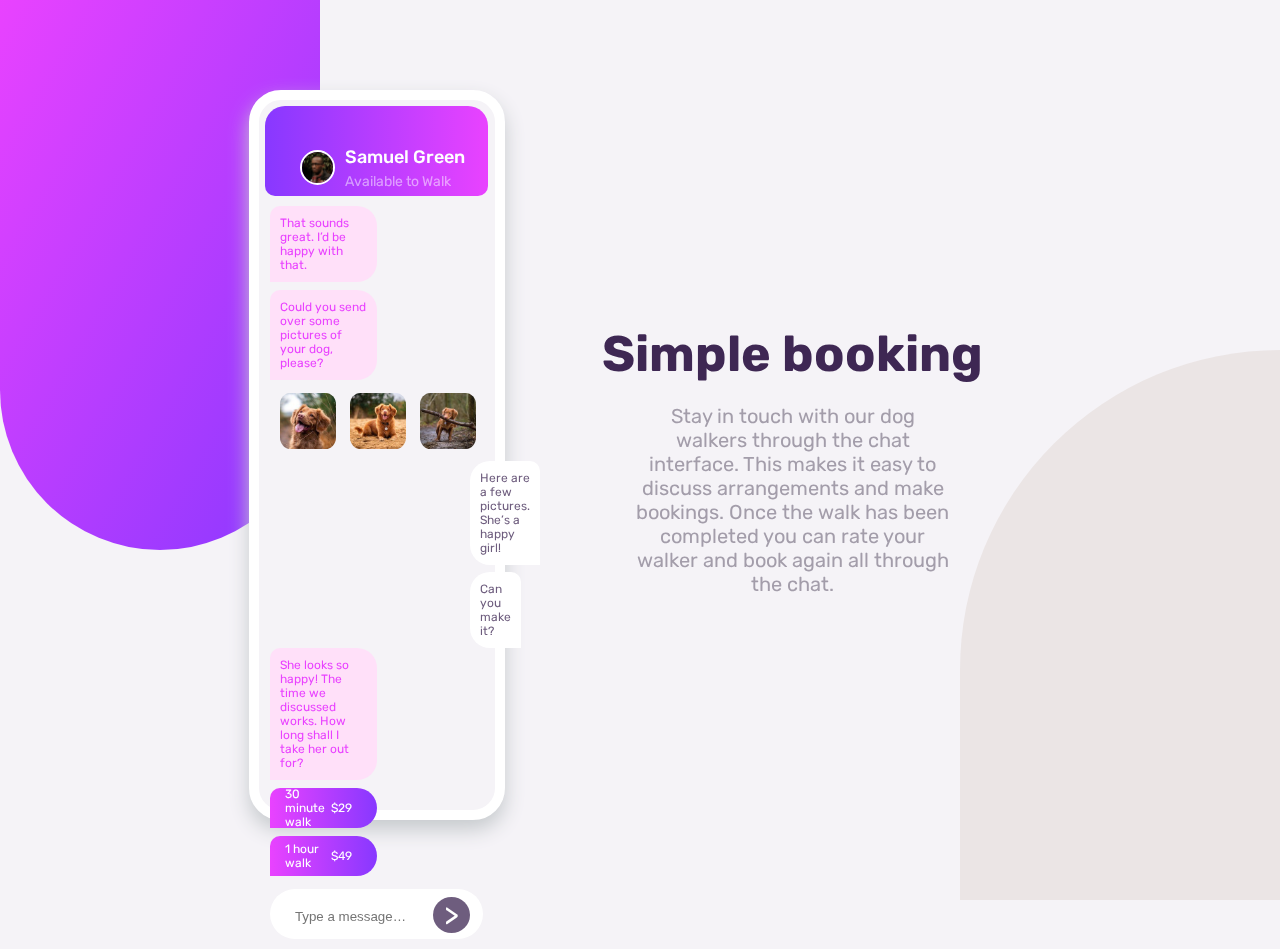
<file: odev4/index.html>
<!DOCTYPE html>
<html lang="en">
<head>
  <meta charset="UTF-8">
  <meta name="viewport" content="width=device-width, initial-scale=1.0"> <!-- displays site properly based on user's device -->

  <link rel="icon" type="image/png" sizes="32x32" href="./images/favicon-32x32.png">
  <link rel="stylesheet" href="style.css">
  <link rel="preconnect" href="https://fonts.googleapis.com">
  <link rel="preconnect" href="https://fonts.gstatic.com" crossorigin>
  <link href="https://fonts.googleapis.com/css2?family=Rubik:wght@400;500;700&display=swap" rel="stylesheet">
  
  <title>Frontend Mentor | [Challenge Name Here]</title>

  <!-- Feel free to remove these styles or customise in your own stylesheet 👍 -->
  
</head>
<body>
  <section>
  <main class="telefon">
    <div class="header">
      <div class="kisi">
        <div class="avatar">
          <img src="images/avatar.jpg" alt="">
        </div>
        <div class="info">
          <div class="name">
            Samuel Green
          </div>
          <div class="durum">
            Available to Walk
          </div>  
        </div>
      </div>
    </div>

    <div class="mesajlar">
      <div class="text1">That sounds great. I’d be happy with that.</div>
      <div class="text1">Could you send over some pictures of your dog, please?</div>
      <div class="images">
        <img src="images/dog-image-1.jpg" alt="">
        <img src="images/dog-image-2.jpg" alt="">
        <img src="images/dog-image-3.jpg" alt="">
      </div>
      <div class="text2">Here are a few pictures. She’s a happy girl!</div>
      <div class="text2">Can you make it?</div>
      <div class="text1">She looks so happy! The time we discussed works. How long shall I take her out for?</div>
      <div class="box">
        <p>30 minute walk</p>
        <span>$29</span>
      </div>
      <div class="box">
        <p>1 hour walk</p>
        <span>$49</span>
      </div>
      <form action="form">
        <input type="text" placeholder="Type a message…">
        <div class="sendlogo">></div>
      </form>
    </div>
  </main>


 <!-- Simple booking

  Stay in touch with our dog walkers through the chat interface. This makes it easy to 
  discuss arrangements and make bookings. Once the walk has been completed you can rate 
  your walker and book again all through the chat.
  
-->

  <div class="description">
    <h1 class="description-head">Simple booking</h1>
    <p class="description-text">
    Stay in touch with our dog walkers through the chat interface. This
    makes it easy to discuss arrangements and make bookings. Once the walk
    has been completed you can rate your walker and book again all through
    the chat.
    </p>
  </div>
  <div class="purplebox"></div>
  <div class="greybox"></div>
</section>
  
</body>
</html>
</file>
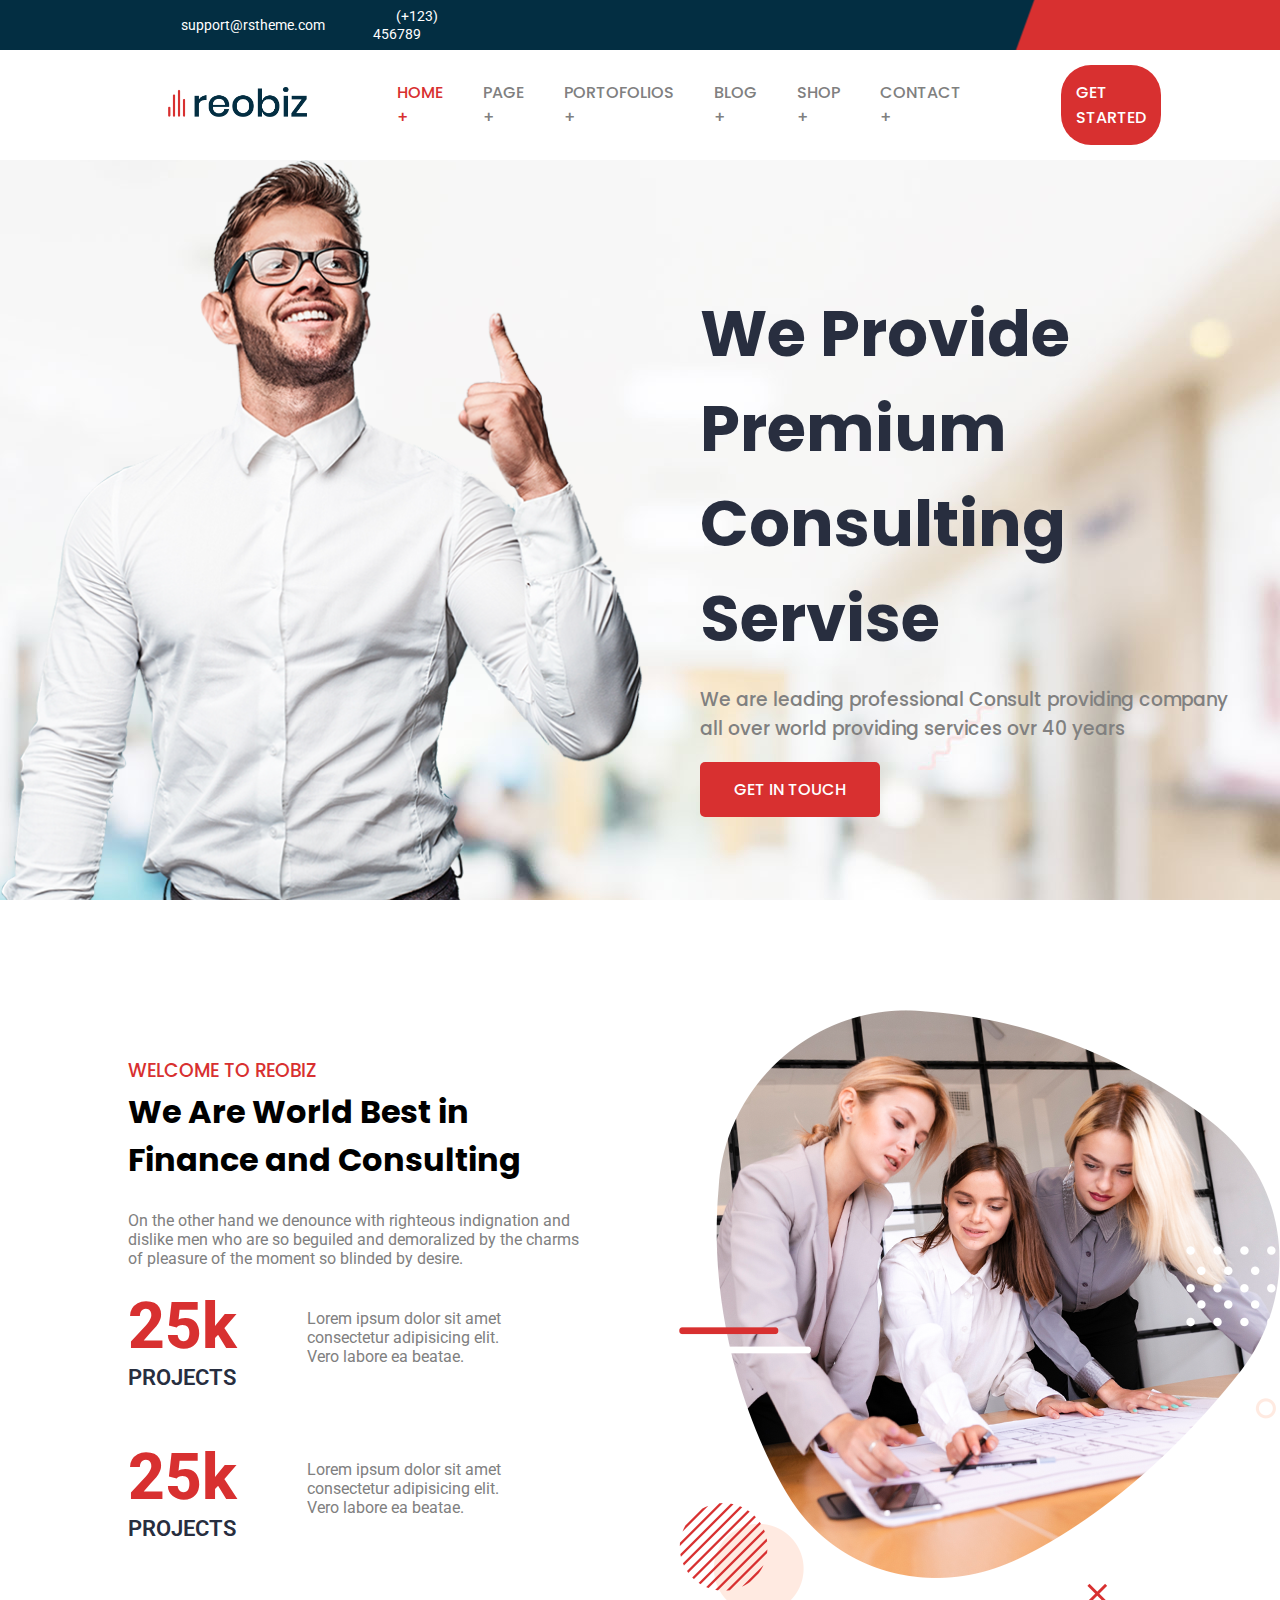
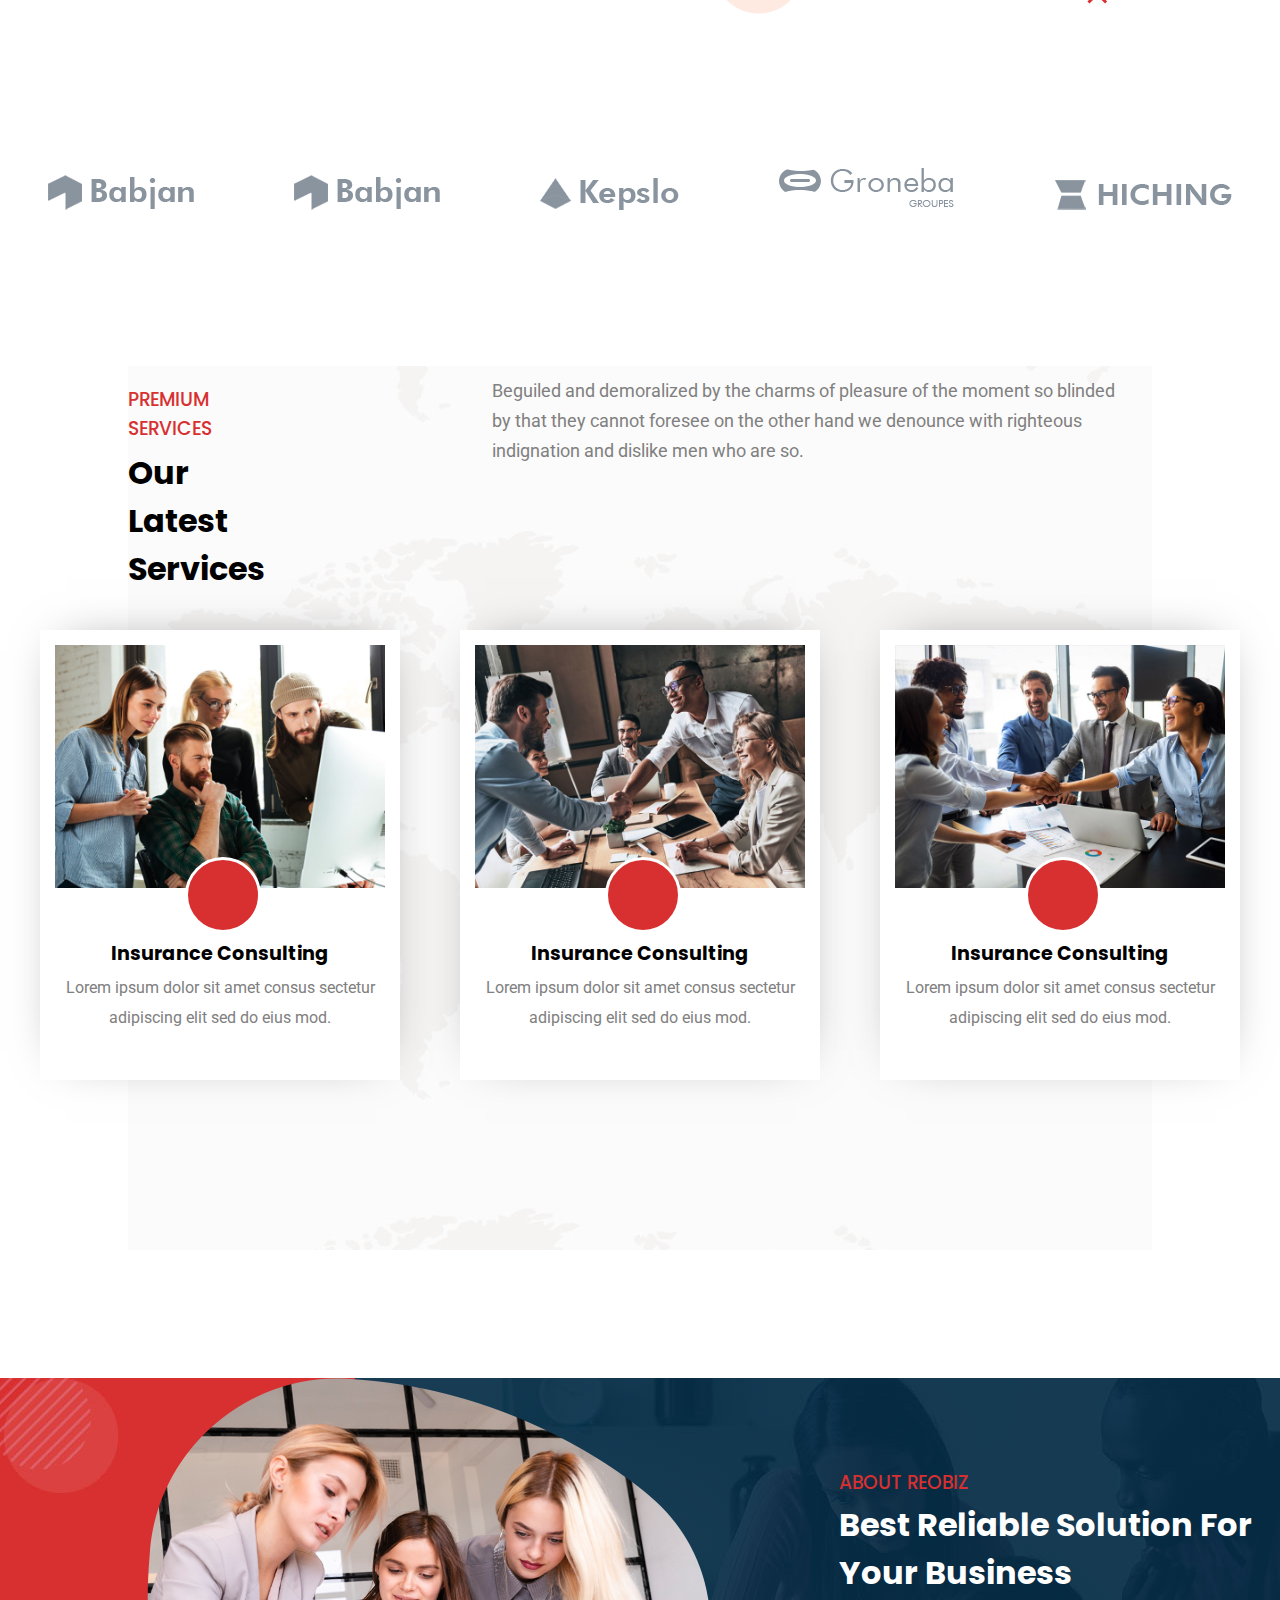
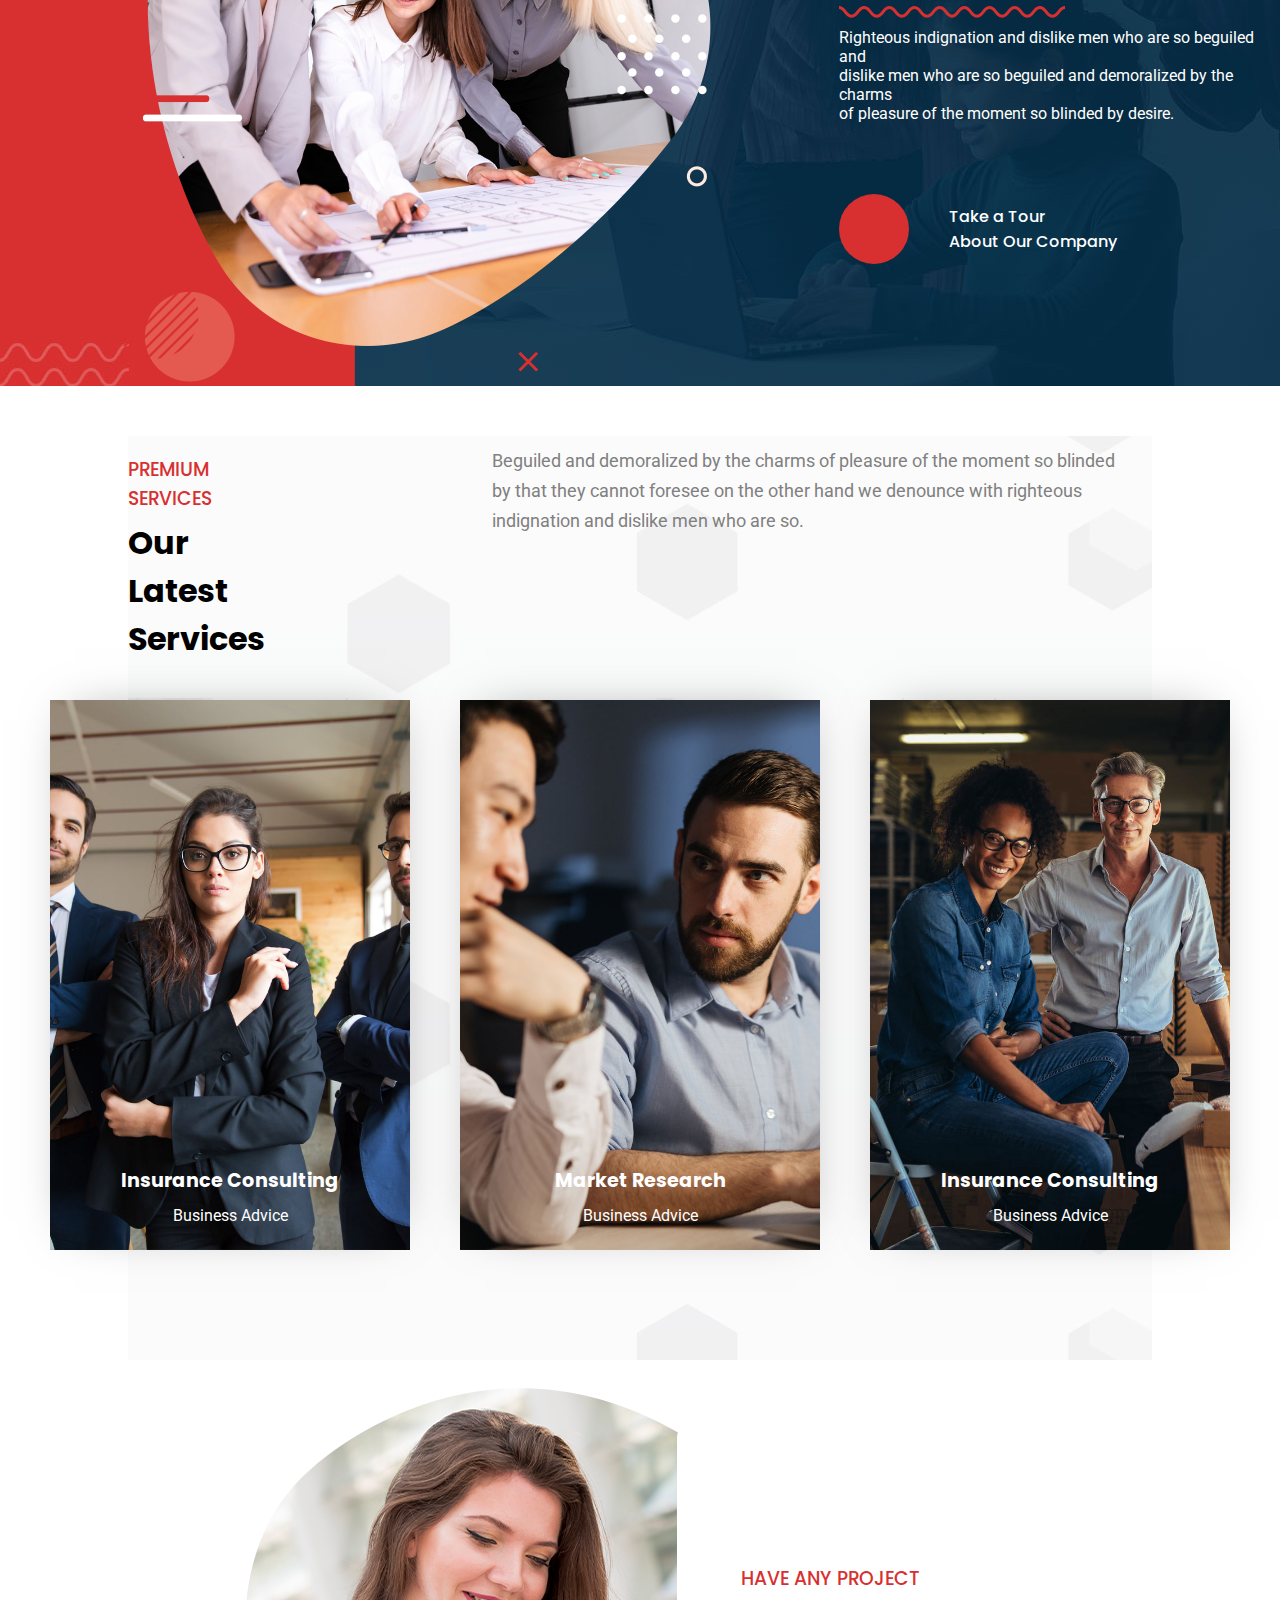
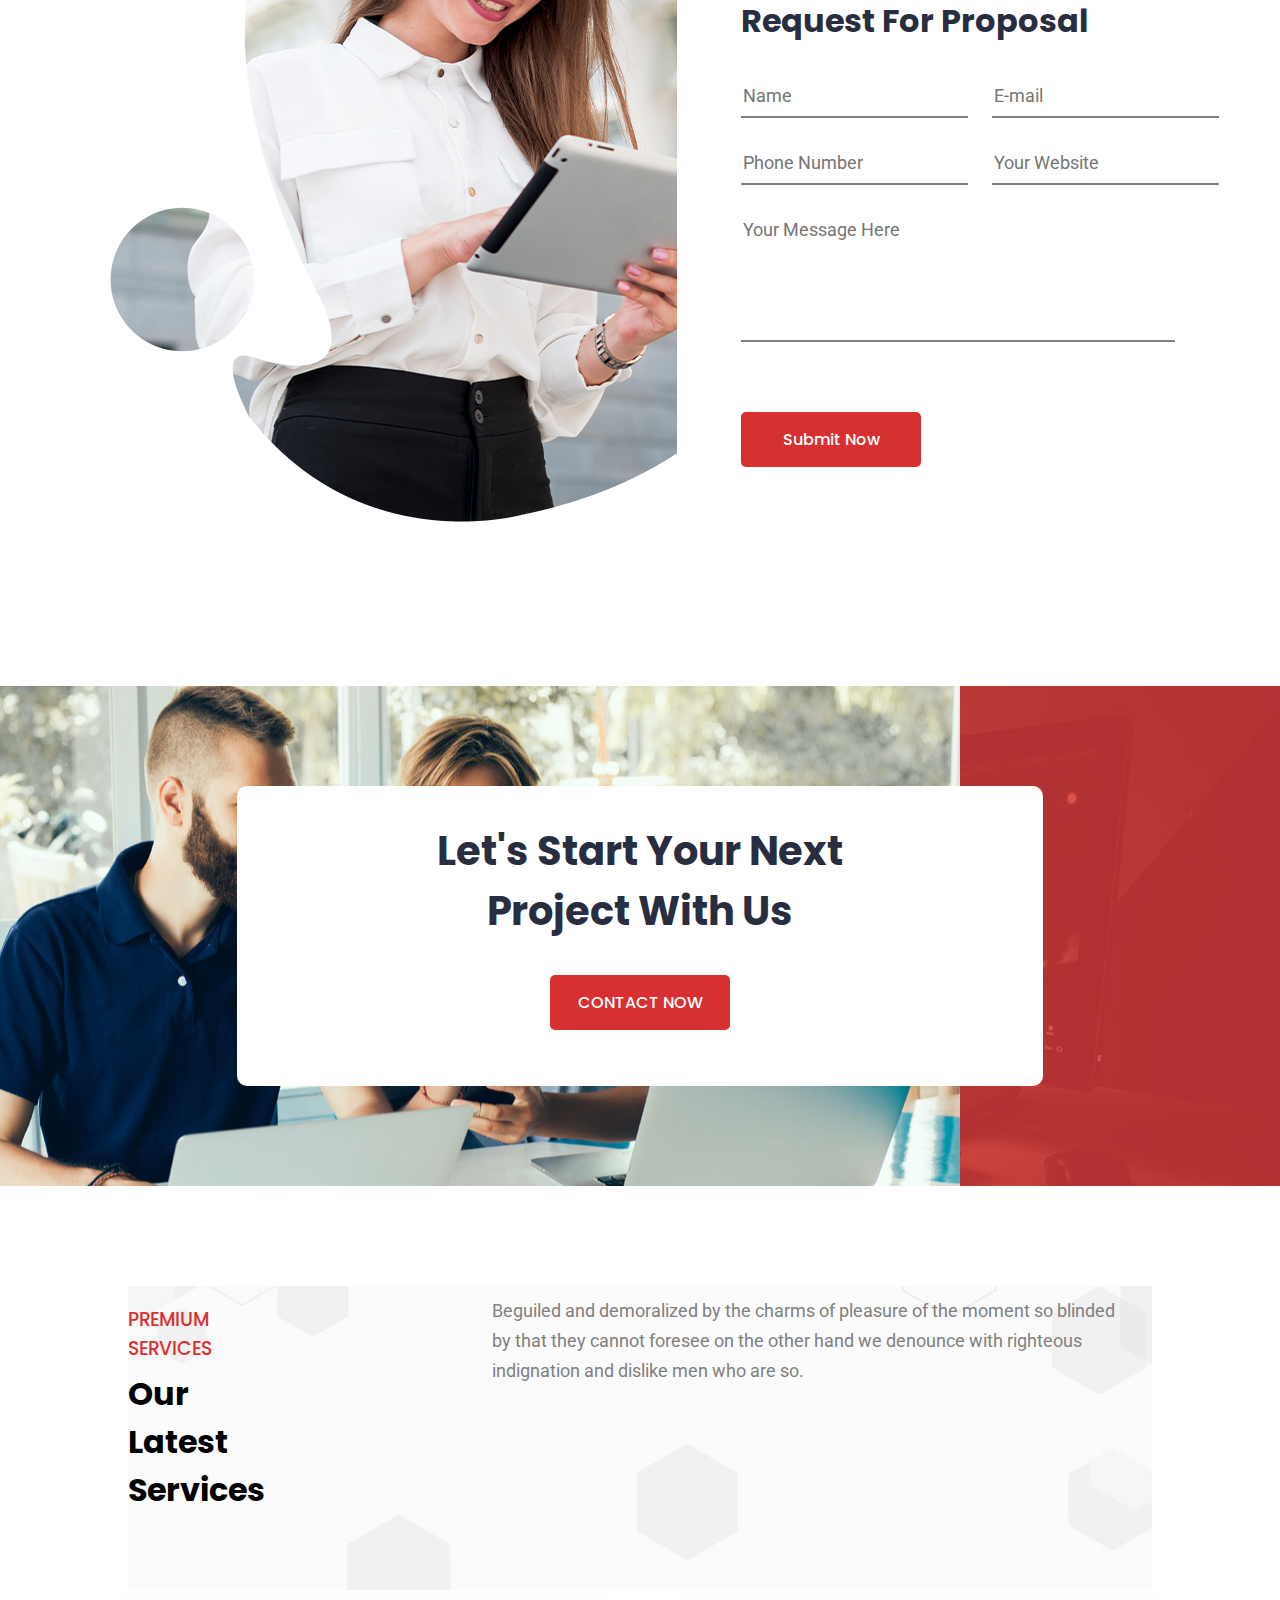
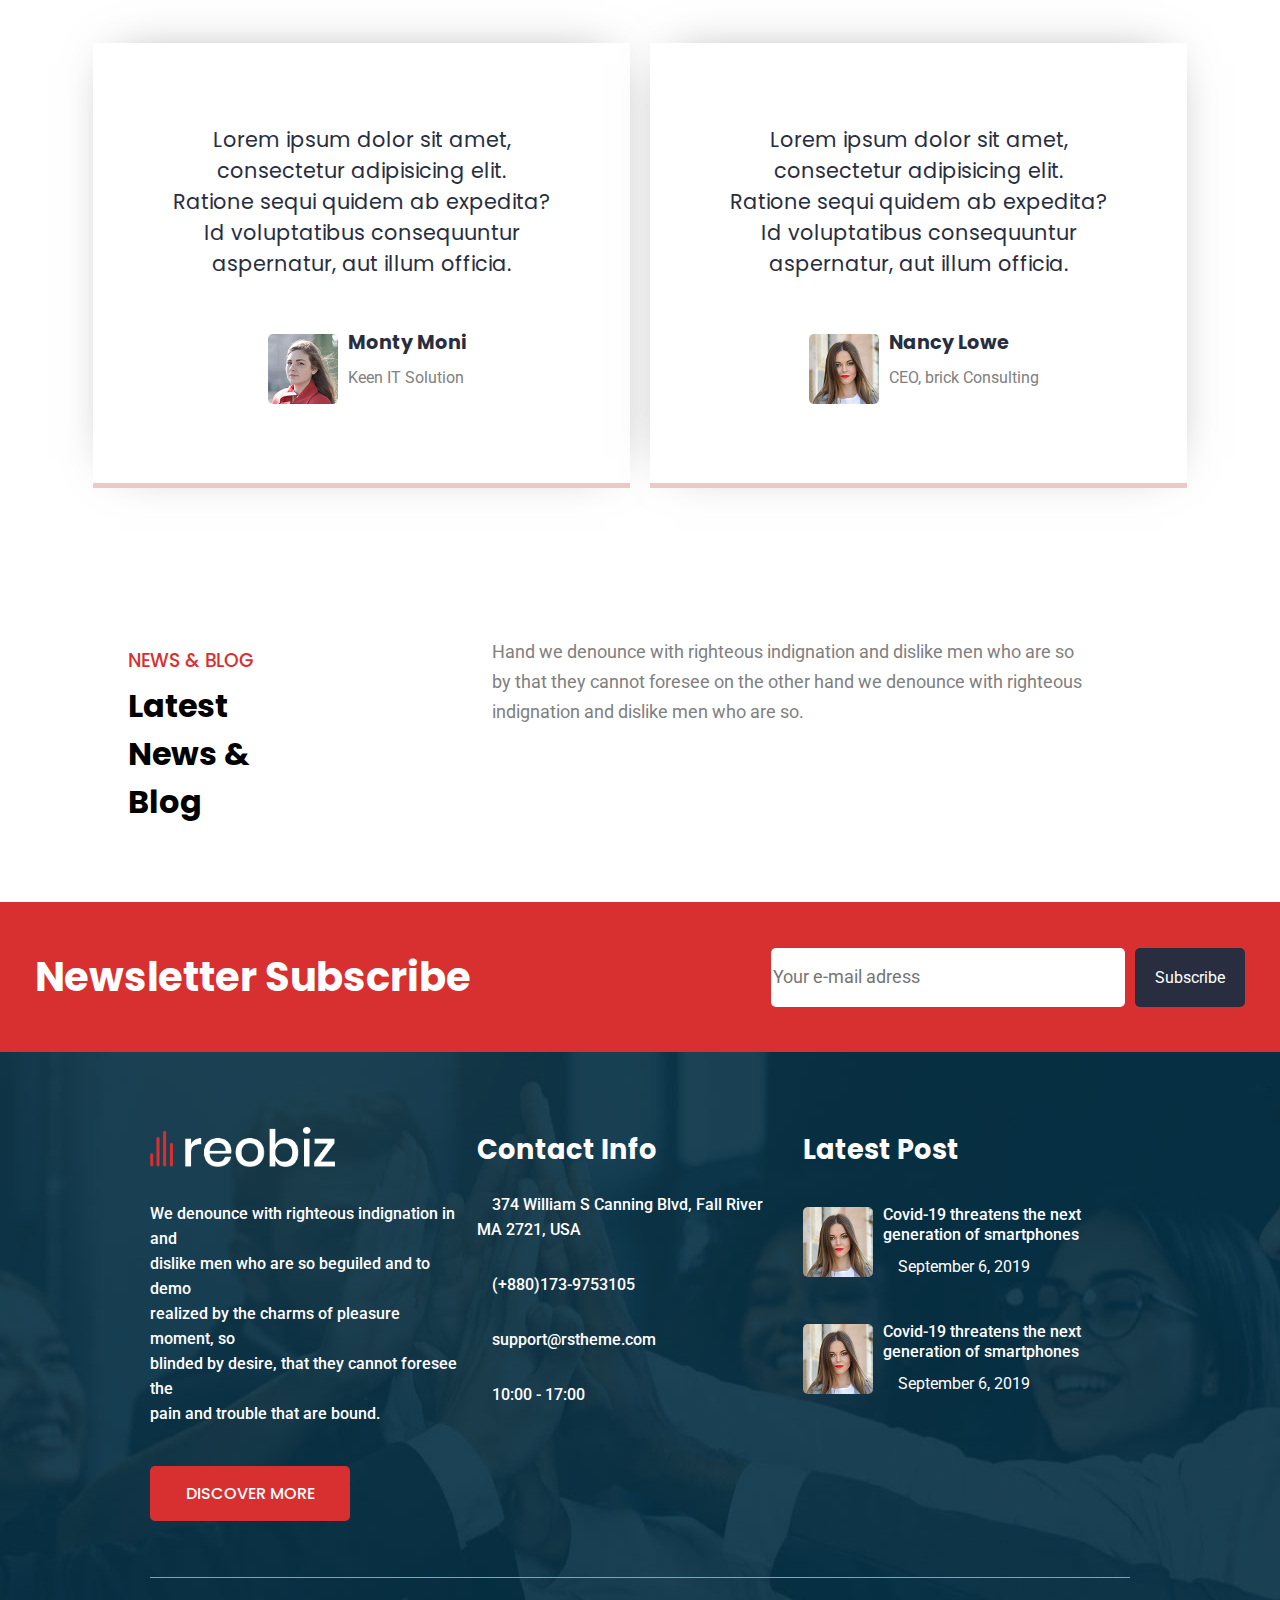
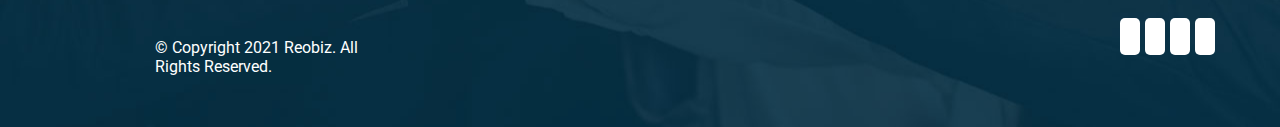
<file: odev5/index.html>
<!DOCTYPE html>
<html lang="en">
<head>
    <meta charset="UTF-8">
    <meta name="viewport" content="width=device-width, initial-scale=1.0">
    <link rel="stylesheet" href="css/style.css">
    <link rel="stylesheet" href="https://cdnjs.cloudflare.com/ajax/libs/font-awesome/6.4.2/css/all.min.css" integrity="sha512-z3gLpd7yknf1YoNbCzqRKc4qyor8gaKU1qmn+CShxbuBusANI9QpRohGBreCFkKxLhei6S9CQXFEbbKuqLg0DA==" crossorigin="anonymous" referrerpolicy="no-referrer" />
    <link rel="preconnect" href="https://fonts.googleapis.com">
    <link rel="preconnect" href="https://fonts.gstatic.com" crossorigin>
    <link href="https://fonts.googleapis.com/css2?family=Poppins:wght@300;400;500;600;700;800;900&family=Roboto:wght@300;400;500;700;900&display=swap" rel="stylesheet">

    <title>Document</title>
</head>
<body>
    <div class="navbar">
        <ul>
            <li><a href="default.asp" ><i class="fa-regular fa-envelope red-color2" ></i>support@rstheme.com</a></li>
            <li><a href="news.asp"><i class="fa-solid fa-phone-volume red-color2"></i>(+123) 456789</a></li>
            <li style="float: right;" class="right"><a href="about.asp" >
                <i class="fa-brands fa-facebook-f"></i>
                <i class="fa-brands fa-twitter"></i>
                <i class="fa-brands fa-pinterest-p"></i>
                <i class="fa-brands fa-instagram"></i>
            </a></li>
          </ul>
    </div>
    
    <div class="menu">
        <ul>
            <li><a href="index.html"> <img src="images/logo-red2.png" alt="" style="height: 30px; margin-right: 50px;" ></a></li>
            <li>HOME +</li>
            <li>PAGE +</li>
            <li>PORTOFOLIOS +</li>
            <li>BLOG +</li>
            <li>SHOP +</li>
            <li>CONTACT +</li>
            <li><i class="fa-solid fa-magnifying-glass"></i><i class="fa-solid fa-bag-shopping" style="margin-left: 30px;"></i></li>
            <li>  GET STARTED  </li>
        </ul>
    </div>
   
    <div class="box1">
        <div class="box1img"><img src="images/adam1png.png" alt="" height="740px"></div>
        <div class="box1yazi">
            <div><h1>We Provide Premium<br>Consulting Servise</h3></div>
            <div><h3>We are leading professional Consult providing company<br> all over world providing services ovr 40 years</h3></div>
            <div>GET IN TOUCH</div>
        </div>
    </div>

    <div class="box2">
        <div class="box2yazi">
            <div>
                <h3>WELCOME TO REOBIZ</h3>
                <h2>We Are World Best in <br>Finance and Consulting</h2>
                <h4>On the other hand we denounce with righteous indignation and <br>dislike men who are so beguiled and demoralized by the charms <br> of pleasure of the moment so blinded by desire.</h4>
            </div>
            <div class="box2-1">
                <div>
                    <div>25k</div>
                    <div>PROJECTS</div>
                </div>
                <div><h5>Lorem ipsum dolor sit amet <br>consectetur adipisicing elit. <br>Vero labore ea beatae.</h5></div>
            </div>
            <div class="box2-1">
                <div>
                    <div>25k</div>
                    <div>PROJECTS</div>
                </div>
                <div><h5>Lorem ipsum dolor sit amet <br>consectetur adipisicing elit. <br>Vero labore ea beatae.</h5></div>
            </div>
        </div>
        <div class="box2img"><img src="images/box2img.png" alt=""></div>
    </div>

    <div class="box3">
        <ul>
            <li><img src="images/1.png" alt=""></li>
            <li><img src="images/2.png" alt=""></li>
            <li><img src="images/3.png" alt=""></li>
            <li><img src="images/4.png" alt=""></li>
            <li><img src="images/5.png" alt=""></li>
        </ul>
    </div>
    
    <div class="box4">
        <div class="box4yazi">
            <div>
                <h3>PREMIUM SERVICES</h3><br><h2>Our Latest Services</h2>
            </div>
            <div><h5>Beguiled and demoralized by the charms of pleasure of the moment so blinded <br>by that they cannot foresee on the other hand we denounce with righteous <br>indignation and dislike men who are so.</h5></div>
        </div>
        <div class="box4img">
            <div class="box4box1">
                <div><img src="images/box4box.jpg" alt=""></div>
                <div class="redcircle"><i class="fa-regular fa-gem"></i></div>
                <div><h2>Insurance Consulting</h2></div>
                <div><h5>Lorem ipsum dolor sit amet consus sectetur <br>adipiscing elit sed do eius mod.</h5></div>
            </div>
            <div class="box4box1" style="margin-right: 50px; margin-left: 50px;">
                <div><img src="images/box4box2.jpg" alt=""></div>
                <div class="redcircle"><i class="fa-solid fa-diagram-project"></i></div>
                <div><h2>Insurance Consulting</h2></div>
                <div><h5>Lorem ipsum dolor sit amet consus sectetur <br>adipiscing elit sed do eius mod.</h5></div>
            </div>
            <div class="box4box1">
                <div><img src="images/box4box3.jpg" alt=""></div>
                <div class="redcircle"><i class="fa-solid fa-chart-line"></i></div>
                <div><h2>Insurance Consulting</h2></div>
                <div><h5>Lorem ipsum dolor sit amet consus sectetur <br>adipiscing elit sed do eius mod.</h5></div>
            </div>
        </div>
    </div>

    <div class="box5">
        <div class="box5img"><img src="images/box2img.png" alt=""></div>
        <div class="box5yazi">
            <div>
                <h3>ABOUT REOBIZ</h3>
                <h2>Best Reliable Solution For <br>Your Business</h2>
                <div style="margin-top: -20px; margin-bottom: -15px;"><img src="images/wave.png" alt=""></div>
                <h4>Righteous indignation and dislike men who are so beguiled and<br>dislike men who are so beguiled and demoralized by the charms <br> of pleasure of the moment so blinded by desire.</h4>
            </div>
            <div class="box5-1">
                <div>
                    <div><i class="fa-solid fa-play"></i></div>
                </div>
                <div><h5>Take a Tour <br>About Our Company</h5></div>
            </div>
            
        </div>
        
    </div>

    <div class="box6">
        <div class="box6yazi">
            <div>
                <h3>PREMIUM SERVICES</h3><br><h2>Our Latest Services</h2>
            </div>
            <div><h5>Beguiled and demoralized by the charms of pleasure of the moment so blinded <br>by that they cannot foresee on the other hand we denounce with righteous <br>indignation and dislike men who are so.</h5></div>
        </div>
        <div class="box6img">
            <div class="box6box1">
                <div><h2>Insurance Consulting</h2></div>
                <div><h5>Business Advice</h5></div>
            </div>
            <div class="box6box1" style="margin-right: 40px; margin-left: 40px;">
                <div><h2>Market Research</h2></div>
                <div><h5>Business Advice</h5></div>
            </div>
            <div class="box6box1">
                <div><h2>Insurance Consulting</h2></div>
                <div><h5>Business Advice</h5></div>
            </div>
        </div>
    </div>
    
    <div class="box7">
        <div class="box7img"><img src="images/box7img.png" alt=""></div>
        <div class="box7yazi">
            <div>
                <h3>HAVE ANY PROJECT</h3>
                <h2>Request For Proposal</h2>
                <div class="inputs">
                    <div class="inputs1">
                        <input type="text" placeholder="Name">
                        <input type="text" placeholder="E-mail">
                    </div>
                    <div class="inputs2">
                        <input type="text" placeholder="Phone Number">
                        <input type="text" placeholder="Your Website">
                    </div>
                    <div class="inputs3">
                        <input type="text" placeholder="Your Message Here">
                    </div>
                </div>
                
            </div>
            <div class="box7-1">
                <div>
                    <div>Submit Now</div>
                </div>
            </div>
        </div>
    </div>

    <div class="box8">
            
                <div class="box8yazi">
                    <h2>Let's Start Your Next <br> Project With Us</h2>
                    <div class="box7-1" style="margin-left: auto; margin-right: auto; margin-TOP: 0px;">
                        <div>CONTACT NOW</div>
                    </div>
                </div>
           
    </div>

    <div style="margin-bottom: 0px;" class="box6">
        <div style="margin-bottom: 0px;" class="box6yazi">
            <div>
                <h3>PREMIUM SERVICES</h3><br><h2>Our Latest Services</h2>
            </div>
            <div><h5>Beguiled and demoralized by the charms of pleasure of the moment so blinded <br>by that they cannot foresee on the other hand we denounce with righteous <br>indignation and dislike men who are so.</h5></div>
        </div>
    </div>

    <div class="box9" >
        <div class="box9box">
            <div class="quote"><i class="fa-solid fa-quote-right "></i></div>
            <div class="box9yazi">
                Lorem ipsum dolor sit amet, <br> consectetur adipisicing elit. <br> Ratione sequi quidem ab expedita? <br> Id voluptatibus consequuntur <br> aspernatur, aut illum officia.
            </div>
            <div class="box9img">
                <div><img src="images/box9kisi.jpg" alt=""></div>
                <div>
                    <h3>Monty Moni</h3>
                    <h5>Keen IT Solution<br><i class="fa-solid fa-star">  </i><i class="fa-solid fa-star"></i><i class="fa-solid fa-star"></i></h5>

                </div>
            </div>
        </div>
        <div class="box9box">
            <div class="quote"><i class="fa-solid fa-quote-right "></i></div>
            <div class="box9yazi">
                Lorem ipsum dolor sit amet, <br> consectetur adipisicing elit. <br> Ratione sequi quidem ab expedita? <br> Id voluptatibus consequuntur <br> aspernatur, aut illum officia.
            </div>
            <div class="box9img">
                <div><img src="images/box9kisi2.jpg" alt=""></div>
                <div>
                    <h3>Nancy Lowe</h3>
                    <h5>CEO, brick Consulting <br><i class="fa-solid fa-star"></i><i class="fa-solid fa-star"></i><i class="fa-solid fa-star"></i><i class="fa-solid fa-star"></i><i class="fa-solid fa-star"></i></h5>

                </div>
            </div>
        </div>
        
    </div>

    <div class="cizgi">
        <i class="fa-solid fa-minus"></i><i class="fa-solid fa-minus"></i><i style="color: #d83030;" class="fa-solid fa-minus"></i>
    </div>
    
    <div style="margin-bottom: 0px; background-image: none;" class="box6" >
        <div style="margin-bottom: 0px;" class="box6yazi">
            <div>
                <h3>NEWS & BLOG</h3><br><h2>Latest News & Blog</h2>
            </div>
            <div><h5>Hand we denounce with righteous indignation and dislike men who are so<br>by that they cannot foresee on the other hand we denounce with righteous <br>indignation and dislike men who are so.</h5></div>
        </div>
    </div>

    <div class="box10">
        <div style="color: white; font-size: 250%; font-family: 'Poppins', sans-serif; font-weight: 700; margin-right: 300px;">Newsletter Subscribe</div>
        <div style="display: flex;">
            <input type="text" placeholder="Your e-mail adress">
            <div>Subscribe</div>
        </div>
        
    </div>

    <div class="box11">
        <div class="box11box">
            <div class="box11box1">
                <img src="images/logo2w.png" alt="" height="40px">
                <h4>We denounce with righteous indignation in and <br>dislike men who are so beguiled and to demo <br>realized by the charms of pleasure moment, so <br>blinded by desire, that they cannot foresee the <br> pain and trouble that are bound.</h4>
                <div>DISCOVER MORE</div>
            </div>
            <div class="box11box1">
                <h2>Contact Info</h2>
                <h4><i class="fa-solid fa-location-dot"></i> 374 William S Canning Blvd, Fall River <br> MA 2721, USA</h4>
                <h4><i class="fa-solid fa-phone"></i> (+880)173-9753105</h4>
                <h4><i class="fa-solid fa-envelope"></i> support@rstheme.com</h4>
                <h4><i class="fa-regular fa-clock"></i> 10:00 - 17:00</h4>
            </div>
            <div class="box11box2">
                <h2>Latest Post</h2>
                <div class="box11img">
                    <div><img src="images/box9kisi2.jpg" alt=""></div>
                    <div>
                        <h3>
                            Covid-19 threatens the next <br>generation of smartphones</h3>
                        <h5><i class="fa-regular fa-calendar"></i>September 6, 2019</h5>
    
                    </div>
                </div>
                <div class="box11img">
                    <div><img src="images/box9kisi2.jpg" alt=""></div>
                    <div>
                        <h3>
                            Covid-19 threatens the next <br>generation of smartphones</h3>
                        <h5><i class="fa-regular fa-calendar"></i>September 6, 2019</h5>
    
                    </div>
                </div>
                
            </div>
        </div>
        <div class="underline">
            <div>© Copyright 2021 Reobiz. All Rights Reserved.</div>
            <div>
                <i class="fa-brands fa-facebook-f"></i>
                <i class="fa-brands fa-twitter"></i>
                <i class="fa-brands fa-pinterest-p"></i>
                <i class="fa-brands fa-instagram"></i>
            </div>
        </div>
    </div>

</body>
</html>
</file>
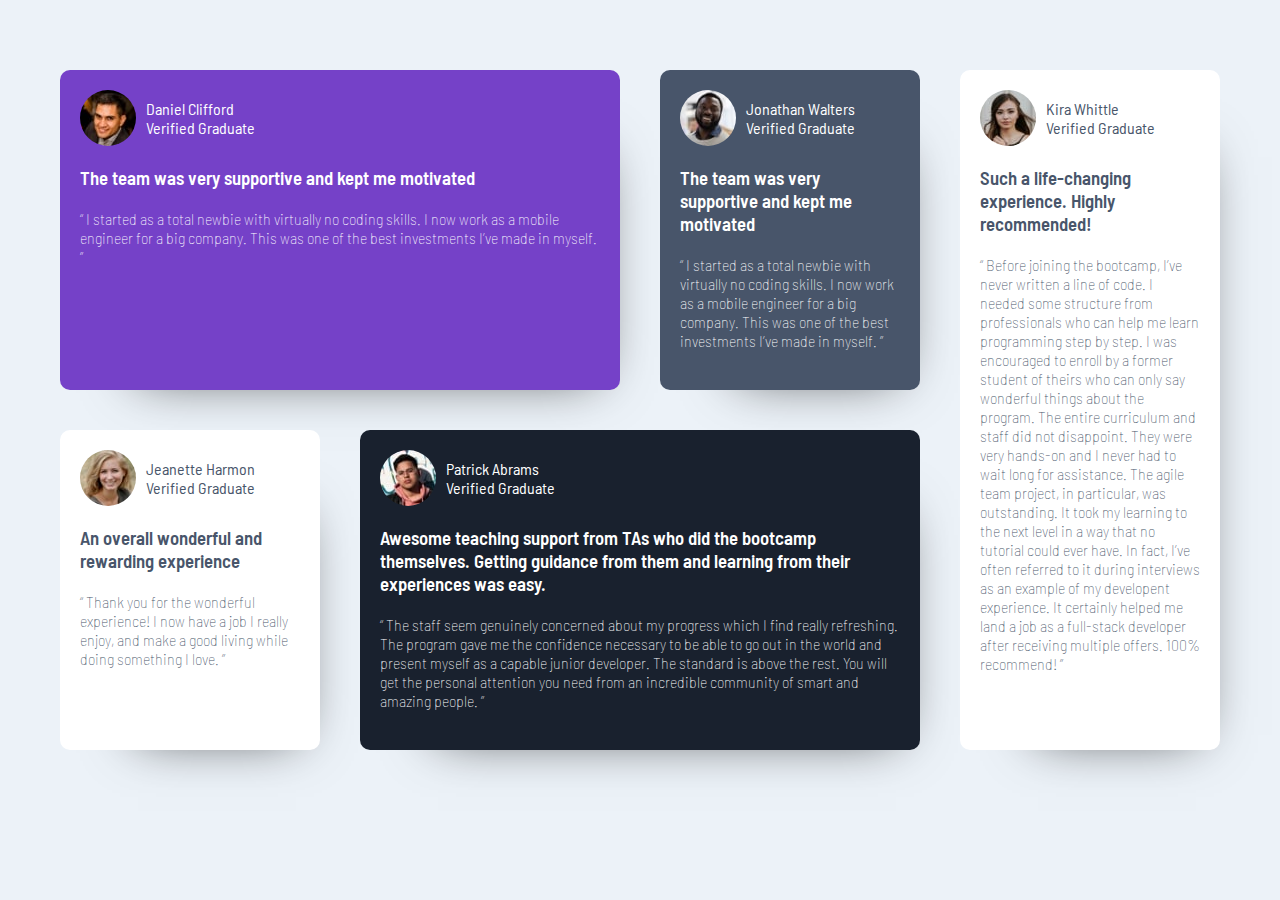
<file: ödev3/index.html>
<!DOCTYPE html>
<html lang="en">
<head>
  <meta charset="UTF-8">
  <meta name="viewport" content="width=device-width, initial-scale=1.0"> <!-- displays site properly based on user's device -->

  <link rel="icon" type="image/png" sizes="32x32" href="./images/favicon-32x32.png">
  <link rel="stylesheet" href="style.css">
  <title>Testimonials Grid Section</title>

  <link rel="preconnect" href="https://fonts.googleapis.com">
  <link rel="preconnect" href="https://fonts.gstatic.com" crossorigin>
  <link href="https://fonts.googleapis.com/css2?family=Barlow+Semi+Condensed:wght@500;600&display=swap" rel="stylesheet">

  <!-- Feel free to remove these styles or customise in your own stylesheet 👍 -->

</head>
<body>
  
  <div class="container">

  <article class="card1 mor" style="background-color: hsl(263, 55%, 52%)">
    <div class="cardHead" >
      <img src="images/image-daniel.jpg" alt="">
      <div class="user">
        <div class="name">Daniel Clifford</div>
        <p class="info">Verified Graduate</p>
      </div>
    </div>  
    <h3>
      The team was very supportive and kept me motivated
    </h3>
    <h4>
      “ I started as a total newbie with virtually no coding skills. I now work as a mobile engineer 
  for a big company. This was one of the best investments I’ve made in myself. ”
    </h4>
  </article>


  <article class="card1" style="background-color: hsl(217, 19%, 35%);">
    <div class="cardHead">
      <img src="images/image-jonathan.jpg" alt="">
      <div class="user">
        <div class="name">Jonathan Walters</div>
        <p class="info">Verified Graduate</p>
      </div>
    </div>
    <h3>
      The team was very supportive and kept me motivated
    </h3>
    <h4>
      “ I started as a total newbie with virtually no coding skills. I now work as a mobile engineer 
  for a big company. This was one of the best investments I’ve made in myself. ”
    </h4>
  </article>

  <article class="card1 white" >
    <div class="cardHead">
      <img src="images/image-jeanette.jpg" alt="">
      <div class="user">
        <div class="name">Jeanette Harmon</div>
        <p class="info">Verified Graduate</p>
      </div>
    </div>
    <h3>
      An overall wonderful and rewarding experience
    </h3>
    <h4>
      “ Thank you for the wonderful experience! I now have a job I really enjoy, and make a good living 
  while doing something I love. ”
    </h4>
  </article>


  <article class="card1 lacivert" style="background-color: hsl(219, 29%, 14%);">
    <div class="cardHead">
      <img src="images/image-patrick.jpg" alt="">
      <div class="user">
        <div class="name">Patrick Abrams</div>
        <p class="info">Verified Graduate</p>
      </div>
    </div>
    <h3>
      Awesome teaching support from TAs who did the bootcamp themselves. Getting guidance from them and 
  learning from their experiences was easy.
    </h3>
    <h4>
      “ The staff seem genuinely concerned about my progress which I find really refreshing. The program 
  gave me the confidence necessary to be able to go out in the world and present myself as a capable 
  junior developer. The standard is above the rest. You will get the personal attention you need from 
  an incredible community of smart and amazing people. ”
    </h4>
  </article>


  <article class="card1 white son">
    <div class="cardHead">
      <img src="images/image-kira.jpg" alt="">
      <div class="user">
        <div class="name">Kira Whittle</div>
        <p class="info">Verified Graduate</p>
      </div>
    </div>
    <h3>
      Such a life-changing experience. Highly recommended!
    </h3>
    <h4>
      “ Before joining the bootcamp, I’ve never written a line of code. I needed some structure from 
  professionals who can help me learn programming step by step. I was encouraged to enroll by a former 
  student of theirs who can only say wonderful things about the program. The entire curriculum and staff 
  did not disappoint. They were very hands-on and I never had to wait long for assistance. The agile team 
  project, in particular, was outstanding. It took my learning to the next level in a way that no tutorial 
  could ever have. In fact, I’ve often referred to it during interviews as an example of my developent 
  experience. It certainly helped me land a job as a full-stack developer after receiving multiple offers. 
  100% recommend! ”
    </h4>
  </article>

  </div>

</body>
</html>
</file>
<file: odev4/style.css>
*{
    padding: 0;
    margin: 0;
    box-sizing: border-box;
}

body {
    background-color: hsl(270, 20%, 96%);
    font-family:'Rubik', sans-serif;;
    font-size: 16px;
}

section {
    height: 100vh;
    display: flex;
    flex-direction: column;
    justify-content: center;
    align-items: center;
}

.telefon{
    width: 320px;
    height: 730px;
    border: 10px solid white;
    border-radius: 32px;
    margin-top: 200px;
    margin-left: -15px;
    box-shadow: 0 10px 20px hsl(206, 6%, 79%);
    background-color: hsl(270, 20%, 96%);

}

.header{
    height: 90px;
    background: linear-gradient(to right, hsl(264,100%,61%),hsl(293,100%,63%));
    border-radius: 20px 20px 10px 10px;

}

.avatar img{
    width: 35px;
    height: 35px;
    border-radius: 50%;
    margin-right: 10px;
    margin-top: 2px;
    border: 2px solid white;
}

.kisi{
    display: flex;
    justify-content: flex-start;
    align-items: center;
    padding: 40px 20px;
    margin-left: 15px;
    margin-top: 0px;

}

.name{
    color: white;
    font-weight: 500;
    font-size: 18px;
    margin-bottom: 5px;
}

.durum{
    font-size: 14px;
    color: white;
    opacity: 0.5;
}

.mesajlar{
    display: flex;
    flex-direction: column;
    padding: 10px 5px 10px;
    font-size: 12px;
    border-radius: 10px ;
    
}

.text1{
    background-color: hsl(311, 100%, 94%) ;
    max-width: 50%;
    margin-bottom: 8px;
    padding: 10px;
    border-radius: 10px 20px 20px 0px;
    color: hsl(293, 100%, 63%);
}

.images{
    display: flex;
    justify-content: flex-end;

}

.images img{
    width: 70px;
    padding: 5px 7px;
    border-radius: 25%;
    cursor: pointer;
}

.text2{
    max-width: 50%;
    width: fit-content;
    display: flex;
    align-items: flex-end;
    margin-left:200px;
    color: hsl(271, 15%, 43%);
    background-color: white;
    padding: 10px;
    border-bottom-right-radius: 0;
    margin-top: 7px;
    margin-right: 5px;
    justify-content: flex-end;
    border-radius: 20px 10px 0px 20px;
}

.box {
    max-width: 50%;
    background: linear-gradient(to right,hsl(293,100%,63%), hsl(264,100%,61%));
    padding: 5px 25px 5px 15px;
    color: white;
    display: inline-flex;
    align-items: center;
    justify-content: space-between;
    border-radius: 10px 20px 20px 0px;
    height: 40px;
    margin-bottom: 8px;
}

form{
    display: inline-flex;
    margin-top: 5px;
    border: 0px solid white;
}

input {
    width: 100%;
    padding: 20px 25px 15px;
    border-radius: 35px;
    border: 0px;
    
}

.sendlogo{
    font-size: 30px;
    color: white;
    background-color: hsl(271, 15%, 43%);
    border-radius: 50%;
    padding: 0px 11px;
    height: 36px;
    margin-left: -50px;
    margin-top: 8px;
}

.description-head,
.description-text {
  text-align: center;
  margin-top: 20px;

}

.description-head {
  color: hsl(271, 36%, 24%);
  margin-bottom: 20px;
  font-weight: 700;
  font-size: 30px;
}

.description-text {
  color: hsl(270, 7%, 64%);
  font-size: 20px;
  width: 70%;
  margin: auto;
  font-weight: normal;
}

.purplebox {
    background-image: linear-gradient(
      to top left,
      hsl(264, 100%, 61%),
      hsl(293, 100%, 63%)
    );
    width: 50%;
    height: 400px;
    align-self: flex-start;
    position: fixed;
    top: 0;
    left: 0;
    z-index: -1;
    border-radius: 0 0 1000px 0px;
  }
  
  .greybox {
    background-color: hsl(0, 14%, 91%);
    width: 50%;
    height: 400px;
    align-self: flex-start;
    position: fixed;
    bottom: 0;
    right: 0;
    z-index: -1;
    border-radius: 1000px 0px 0px 0px;
  }

@media only screen and (min-width: 865px){
    section{
        display: flex;
        flex-direction: row;
        justify-content: center;

    }

    .telefon {
        width: 20%;
        padding: 0.5%;
        margin-top: 10px;
    }
    
    .description{
        width: 35%;
        text-align: center;
        align-items: flex-start;
        margin-left: 5%;
    }
    .description-head {
        
        
        font-size: 50px;
      }
      
    .purplebox {
        width: 25%;
        border-radius: 0 0 1000px 1000px;
        height: 550px;
      }
    
      .greybox {
        width: 25%;
        height: 550px;
      }
}
</file>
<file: odev5/css/style.css>
body{
    margin: 0;
}

.red-color2 {
    color: #d83030;
}

.navbar{
    margin: 0;
    padding: 0;
    border-style: none;
    border: none;
    background-image: url("../images/navbarbackground.png");
    background-position: center;
    height: 50px;
}

.menu{
    margin: 0;
    padding: 0;
    border-style: none;
    border: none;
    background-color: white;
    height: 110px;
}

ul {
    list-style-type: none;
    margin: 0;
    padding: 0;
    margin-left: 10%;
    margin-right: 10%;
    height: 50px;
    
    display: flex;
    align-items: center;
    
  }

  li {
    display: inline;
    
    
  }

  .navbar a {
    color: white;
    padding: 8px;
    font-family: 'Roboto', sans-serif;
    font-weight: 400;
    text-decoration: none;
    font-size: 90%;
  }

.bosluk{
    width: 500px;
}

.navbar li:nth-of-type(1){
    margin-left: 30px;
}

.navbar li:nth-of-type(2){
    margin-left: 40px;
}

.navbar li:nth-of-type(3){
    margin-left: 680px;
    font-size: 85%;
}

i{
    margin-right: 15px;
}

.menu ul{
    height: 110px;
    margin-left: 10%;
    display: flex;
    align-items: center;
    
}

.menu li{
    margin-left: 40px;
    font-family: 'Poppins', sans-serif;
    font-weight: 500;
    color: grey;
}

.menu li:nth-of-type(2){
    color: #d83030;
}

.menu li:nth-of-type(8){
    font-size: 110%;
    color: #d83030;
}



.menu li:nth-of-type(9){
    font-size: 100%;
    margin: auto;
    border-radius: 30px;
    padding: 15px;
    background-color: #d83030;
    color: white;
    

}

.box1 {
    display: flex;
    background-image: url(../images/box1bg.jpg);
    background-position: center;
}

.box1img{
    height: 740px;
    width: 600px;
    
}
 .box1yazi {
    flex-direction: column;
    padding-left: 100px;
    height: 740px;
    width: 1000px;
    display: flex;
    justify-content: center;
    
 }

 .box1yazi h1{
    color: #282e3f;
    font-size: 400%;
    margin-bottom: 0px;
    font-family: 'Poppins', sans-serif;
    font-weight: 700;
   }

   .box1yazi h3{
    color: grey;
    font-family: 'Poppins', sans-serif;
    font-weight: 500;
   }


.box1yazi div:nth-of-type(3){
    background-color: #d83030;
    width: 160px;
    color: white;
    padding: 10px;
    padding-top: 15px;
    padding-bottom: 15px;
    text-align: center;
    border-radius: 5px;
    font-family: 'Poppins', sans-serif;
    font-weight: 500;
}

.box2{
    display: flex;
    margin-top: 110px;
    margin-bottom: 110px;
}

.box2yazi{
    
    width: 80vh;
    margin-left: 10%;
    display: flex;
    justify-content: center;
    flex-direction: column;
    
}

.box2-1{
    margin-bottom: 50px;
    display: flex;
}


.box2yazi h3{
    color: #d83030;
    font-family: 'Poppins', sans-serif;
    font-weight: 500;
}

.box2yazi h2{
    
    font-size: 200%;
    font-family: 'Poppins', sans-serif;
    margin-top: -15px;
}

.box2yazi h4{
    color: gray;
    font-size: 100%;
    font-family: 'Roboto', sans-serif;
    font-weight: 400;
}

.box2-1 div:nth-last-of-type(2){
    background-color: white;
    color: #d83030;
    font-size: 200%;
    font-family: 'Roboto', sans-serif;
    font-weight: 800;
}

.box2-1 div:nth-last-of-type(2) div:nth-last-of-type(1){
    
    color: #282e3f;
    font-size: 70%;
    font-family: 'Roboto', sans-serif;
    font-weight: 600;
}

.box2-1 h5{
    margin: 0px;
    width: 300px;
    font-size: 100%;
    padding: 20px;
    margin-left: 50px;
    color: grey;
    font-family: 'Roboto', sans-serif;
    font-weight: 400;
}

.box3 ul{
 
    height: 110px;
    display: flex;
    justify-content: center;
    margin-bottom: 110px;
}

.box3 li{
    height: 90px;
    width: 800px;
    font-size: 500%;
    align-items: center;
    padding-right: 100px;
}

.box3 li:nth-of-type(5){
    padding-right: 0px;
}

.box4{
    margin: 10%;
    background-image: url(../images/box4bg.jpg);
    background-position: center;
    background-size: 150%;
    padding-bottom: 50px;
}

.box4yazi{
    display: flex;
}

.box4yazi h3{
    color: #d83030;
    font-family: 'Poppins', sans-serif;
    font-weight: 500;
}

.box4yazi h2{
    
    font-size: 200%;
    font-family: 'Poppins', sans-serif;
    margin-top: -30px;
}

.box4yazi h5{
    margin: 0px;
    width: 650px;
    font-size: 110%;
    padding: 10px;
    margin-left: 200px;
    color: grey;
    font-family: 'Roboto', sans-serif;
    font-weight: 400;
    line-height: 30px;
}

.box4box1{
    width: 360px;
    background-color: white;
    height: 450px;
    padding: 0px;
    margin: 10px;
    -webkit-box-shadow: 1px -5px 48px -25px rgba(0,0,0,0.5);
-moz-box-shadow: 1px -5px 48px -25px rgba(0,0,0,0.5);
box-shadow: 1px -5px 48px -25px rgba(0,0,0,0.5);
}

.box4box1 img{
    width: 330px;
    margin: 15px;
    
}

.box4box1 h2{
    
    font-size: 120%;
    font-family: 'Poppins', sans-serif;
    text-align: center;
    width: 360px;
}

.box4box1 h5{
    margin-top: -10px;
    width: 360px;
    font-size: 100%;
    color: grey;
    font-family: 'Roboto', sans-serif;
    font-weight: 400;
    line-height: 30px;
    text-align: center;
    margin-bottom: 50px;
}

.redcircle{
    background-color: #d83030;
    height: 50px;
    width: 50px;
    text-align: center;
    margin-left: 145px;
    font-size: 150%;
    padding: 10px;
    border-radius: 50px;
    margin-top: -50px;
    position: relative;
    margin-bottom: -10px;
    border: 3px solid white;
}

.redcircle i{
    align-items: center;
    display: flex;
    justify-content: center;
    align-items: center;
    font-size: 150%;
    color: white;
    padding-left: 14px;
    padding-top: 9px;
    position: relative;
}

.box4img{
    display: flex;
    justify-content: center;
    margin-bottom: 110px;
    
}

.box5{
    display: flex;
    margin-top: 110px;
    margin-bottom: 50px;
    background-image: url(../images/box2bg.jpg);
    background-position: center;
}

.box5img{
    margin-left: 110px;
}

.box5yazi{
    
    width: 80vh;
    margin-left: 10%;
    display: flex;
    justify-content: center;
    flex-direction: column;
    
}

.box5-1{
    margin-bottom: 50px;
    display: flex;
    margin-top: 50px;
}


.box5yazi h3{
    color: #d83030;
    font-family: 'Poppins', sans-serif;
    font-weight: 500;
}

.box5yazi h2{
    color: white;
    font-size: 200%;
    font-family: 'Poppins', sans-serif;
    margin-top: -15px;
}

.box5yazi h4{
    color: white;
    font-size: 100%;
    font-family: 'Roboto', sans-serif;
    font-weight: 400;
}

.box5-1 div:nth-last-of-type(2){
    background-color: #d83030;
    color: white;
    font-size: 200%;
    padding: 10px;
    height: 50px;
    width: 50px;
    border-radius: 50%;
}

.box5-1 div i{
    text-align: center;
    display: flex;
    justify-content: center;
    padding: 10px;
    margin-left: 15px;
}
.box5-1 h5{
    margin: 0px;
    margin-left: 30px;
    width: 300px;
    font-size: 100%;
    padding: 10px;
    color: white;
    font-family: 'Poppins', sans-serif;
    font-weight: 500;
}

.box6{
    margin: 10%;
    background-image: url(../images/box6bg.jpg);
    background-position: center;
    background-size: 150%;
    padding-bottom: 50px;
    margin-top: 0px;
}

.box6yazi{
    display: flex;
}

.box6yazi h3{
    color: #d83030;
    font-family: 'Poppins', sans-serif;
    font-weight: 500;
}

.box6yazi h2{
    
    font-size: 200%;
    font-family: 'Poppins', sans-serif;
    margin-top: -30px;
}

.box6yazi h5{
    margin: 0px;
    width: 650px;
    font-size: 110%;
    padding: 10px;
    margin-left: 200px;
    color: grey;
    font-family: 'Roboto', sans-serif;
    font-weight: 400;
    line-height: 30px;
}

.box6box1{
    width: 450px;
    background-color: white;
    height: 550px;
    padding: 0px;
    margin: 10px;
    -webkit-box-shadow: 1px -5px 48px -25px rgba(0,0,0,0.5);
-moz-box-shadow: 1px -5px 48px -25px rgba(0,0,0,0.5);
box-shadow: 1px -5px 48px -25px rgba(0,0,0,0.5);
}

.box6box1 img{
    width: 330px;
    margin: 15px;
    
}

.box6box1 h2{
    padding-top: 450px;
    font-size: 120%;
    font-family: 'Poppins', sans-serif;
    text-align: center;
    width: 360px;
    color: white;
}

.box6box1 h5{
    margin-top: -10px;
    width: 360px;
    font-size: 100%;
    color: white;
    font-family: 'Roboto', sans-serif;
    font-weight: 400;
    line-height: 30px;
    text-align: center;
    margin-bottom: 50px;
    
}

.box6img{
    display: flex;
    justify-content: center;
    margin-bottom: 50px;
    
}

.box6img .box6box1:nth-of-type(1){
    background-image: url(../images/box6-1.jpg);
    background-position: center;
    background-size: cover;
}

.box6img .box6box1:nth-of-type(2){
    background-image: url(../images/box6-2.jpg);
    background-position: center;
    background-size: cover;
}

.box6img .box6box1:nth-of-type(3){
    background-image: url(../images/box6-3.jpg);
    background-position: center;
    background-size: cover;
}

.box7{
    display: flex;
    margin-top: -100px;
    margin-bottom: 50px;
}

.box7img{
    margin-left: 110px;
}

.box7yazi{
    margin-top: 3%;
    height: 90vh;
    width: 80vh;
    margin-left: -12%;
    display: flex;
    justify-content: center;
    flex-direction: column;
    border-radius: 10px;
    background-color: white;
    padding-left: 5%;
    
}

.box7-1{
    margin-bottom: 50px;
    display: flex;
    margin-top: 50px;
}


.box7yazi h3{
    color: #d83030;
    font-family: 'Poppins', sans-serif;
    font-weight: 500;
}

.box7yazi h2{
    color: #282e3f;
    font-size: 200%;
    font-family: 'Poppins', sans-serif;
    margin-top: -15px;
}

.box7yazi h4{
    color: white;
    font-size: 100%;
    font-family: 'Roboto', sans-serif;
    font-weight: 400;
}

.box7-1 {
    background-color: #d83030;
    width: 160px;
    color: white;
    padding: 10px;
    padding-top: 15px;
    padding-bottom: 15px;
    display: flex;
    justify-content: center;
    text-align: center;
    border-radius: 5px;
    font-family: 'Poppins', sans-serif;
    font-weight: 500;
}


.box7 .inputs1 input{
    border-color: gray;
    border-top: 10px;
    border-left: 10px;
    border-right: 10px;
    padding-top: 15px;
    padding-bottom: 10px;
    margin-bottom: 20px;
    color: grey;
    font-family: 'Roboto', sans-serif;
    font-weight: 400;
    font-size: 110%;
    margin-right: 20px;
}

.box7 .inputs2 input{
    border-color: gray;
    border-top: 10px;
    border-left: 10px;
    border-right: 10px;
    padding-top: 15px;
    padding-bottom: 10px;
    margin-bottom: 20px;
    color: grey;
    font-family: 'Roboto', sans-serif;
    font-weight: 400;
    font-size: 110%;
    margin-right: 20px;
}

.inputs3 input{
    padding-bottom: 100px;
    border-color: gray;
    border-top: 10px;
    border-left: 10px;
    border-right: 10px;
    padding-top: 15px;
    margin-bottom: 20px;
    color: grey;
    font-family: 'Roboto', sans-serif;
    font-weight: 400;
    font-size: 110%;
    margin-right: 20px;
    width: 430px;
}

.box8{
    background-image: url(../images/box8bg.jpg),url(../images/box8bg2.jpg);
    background-position: left, right;
    background-repeat: no-repeat;
    
    height: 500px;
    display: flex;
    justify-content: center;
    align-items: center;
    vertical-align: middle;
    margin-bottom: 100px;
}

.box8yazi{
    background-color: white;
    height: 200px;
    align-items: center;
    padding: 50px;
    padding-right: 200px;
    padding-left: 200px;
    border-radius: 10px;
}

.box8yazi h2{
    text-align: center;
    color: #282e3f;
    font-size: 250%;
    font-family: 'Poppins', sans-serif;
    margin-top: -15px;
}

.box9{
    background-color: white;
    display: flex;
    height: 500px;
    justify-content: center ;
    align-items: center;
    padding: 25px;
}

.box9box{
    background-color: white;
    padding: 50px;
    margin-left: 10px;
    margin-right: 10px;
    -webkit-box-shadow: 1px -5px 48px -25px rgba(0,0,0,0.5);
    -moz-box-shadow: 1px -5px 48px -25px rgba(0,0,0,0.5);
    box-shadow: 1px -5px 48px -25px rgba(0,0,0,0.5);
    border-style: solid;
    border-bottom-color: #ecc8c8;
    border-top: none;
    border-left: none;
    border-right: none;
    border-width: 5px;

}

.box9yazi{
    background-color: white;
    padding: 30px;
}

.box9img{
    background-color: white;
    display: flex;
    justify-content: center;
    align-items: center;
    

}

.box9img img{
    height: 70px;
    margin: 10px;
    border-radius: 5px;
}

.box9yazi {
    font-size: 130%;
    color: #282e3f;
    font-family: 'Poppins', sans-serif;
    font-weight: 400;
    text-align: center;
}

.box9img h3{
    font-size: 120%;
    font-family: 'Poppins', sans-serif;
    color: #282e3f;
    margin-bottom: -15px;
}

.box9img h5{
    font-size: 100%;
    font-family: 'Roboto', sans-serif;
    color: grey;
    font-weight: 400;
}

.box9img h5 i{
    margin-top: 10px;
    color: yellow;
}

.quote{
    color: #d83030;
    font-size: 500%;
    margin-top: -90px;
    text-align: center;
}

.cizgi{
    text-align: center;
    padding: 20px;
    margin-bottom: 10px;
    color: #ecc8c8;
    font-size: 200%;
    
}

.box10{
    background-color: #d83030;
    height: 150px;
    display: flex;
    justify-content: center;
    align-items: center;
    
}

.box10 div:nth-of-type(2) div{
    background-color: #282e3f;
    color: white;
    font-family: 'Roboto', sans-serif;
    padding: 20px;
    border-radius: 5px;
}

.box10 input{
    border: 0px;
    border-radius: 5px;
    font-family: 'Roboto', sans-serif;
    font-size: 110%;
    margin-right: 10px;
    width: 350px;
}

.box11{
    background-image: url(../images/box11bg.jpg);
    background-position: center;
    height: 600px;
    padding-top: 75px;
}

.box11box{
    display: flex;
    justify-content: center;
    align-items: center;
    margin-left: 150px;
    margin-right: 150px;
    height: 400px;
    border-bottom-style: solid;
    border-color: #889fbb;
    padding-bottom: 50px;
    border-width: 1px;
}

.box11box1{
    height: 400px;
    width: 500px;
    margin-right: 10px;
}

.box11box1 h4{
    color: white;
    font-family: 'Roboto', sans-serif;
    font-weight: 500;
    font-size: 100%;
    margin-top: 30px;
    line-height: 25px;
}

.box11box1 div{
    color: white;
    background-color: #d83030;
    font-family: 'Poppins', sans-serif;
    font-weight: 500;
    font-size: 100%;
    margin-top: 40px;
    text-align: center;
    width: 180px;
    padding: 15px;
    padding-left: 10px;
    padding-right: 10px;
    border-radius: 5px;

}

.box11box1 h2{
    color: white;
    font-family: 'Poppins', sans-serif;
    font-weight: 700;
    font-size: 170%;
    margin-top: 10px;
    line-height: 25px;
}

.box11box1 i{
    color: #d83030  ;
}

.box11box2{
    height: 400px;
    width: 500px;
    margin-right: 10px;
}

.box11img{
    display: flex;
    align-items: center;
}

.box11img img{
    height: 70px;
    border-radius: 5px;
}

.box11box2 h2{
    color: white;
    font-family: 'Poppins', sans-serif;
    font-weight: 700;
    font-size: 170%;
    margin-top: 10px;
    line-height: 25px;
}

.box11box2 h3{
    color: white;
    font-family: 'Roboto', sans-serif;
    font-weight: 500;
    font-size: 100%;
    margin-top: 20px;
    line-height: 20px;
    margin-bottom: -15px;
    margin-left: 10px;
}

.box11box2 h5{
    color: white;
    font-family: 'Roboto', sans-serif;
    font-weight: 400;
    font-size: 100%;    
    margin-left: 10px;
}

.box11box2 i{
    color: #d83030;
}

.underline{
    display: flex;
    margin: 50px;
    margin-left: 145px;
}

.underline div:nth-of-type(2){
    margin-left: 725px;
}

.underline div:nth-of-type(1){
    color: white;
    font-family: 'Roboto', sans-serif;
    font-weight: 400;
    font-size: 100%;   
    padding: 10px;
}


.underline i{
    color: #d83030;
    background-color: white;
    border-radius: 5px;
    padding: 10px;
    margin-left: -10px;
}
</file>
<file: ödev3/style.css>
*{
    padding: 0;
    margin: 0;
    box-sizing: border-box;
    font-family: 'Barlow Semi Condensed', sans-serif;

}
body{
    background-color: hsl(210, 46%, 95%);
}

.container{
    display: grid;
    grid-template-columns: 1fr;
    
}

@media (min-width: 640px) {
    .container {
        grid-template-columns: repeat(2, 1fr);
    }

}

@media (min-width: 1280px) {
    .container {
        grid-template-columns: repeat(4, 1fr);
        margin: 50px auto;
        max-width: 1200px;
    }

    .mor {
        grid-column: 1/3;
    }

    .lacivert {
        grid-column: 2/4;
    }

    .son {
        grid-column: 4;
        grid-row: 1/3;
    }
}

.card1{
    padding: 20px;
    margin: 20px;
    border-radius: 10px;
    
    -webkit-box-shadow: 27px 36px 51px -51px rgba(0,0,0,0.75);
    -moz-box-shadow: 27px 36px 51px -51px rgba(0,0,0,0.75);
    box-shadow: 27px 36px 51px -51px rgba(0,0,0,0.75);
    color: white;
}

.card1 .cardHead{
    display: flex;
    align-items: center;
}

img {
    border-radius: 50%;
    margin-right: 10px;
}

.card1 h3{
    margin-bottom: 20px;
    margin-top: 20px;
    font-weight: 600;
}

.card1 h4{
    margin-bottom: 20px;
    font-weight: lighter;

}

.white{
    background-color: hsl(0, 0%, 100%);
    color: hsl(217, 19%, 35%);
}
</file>
